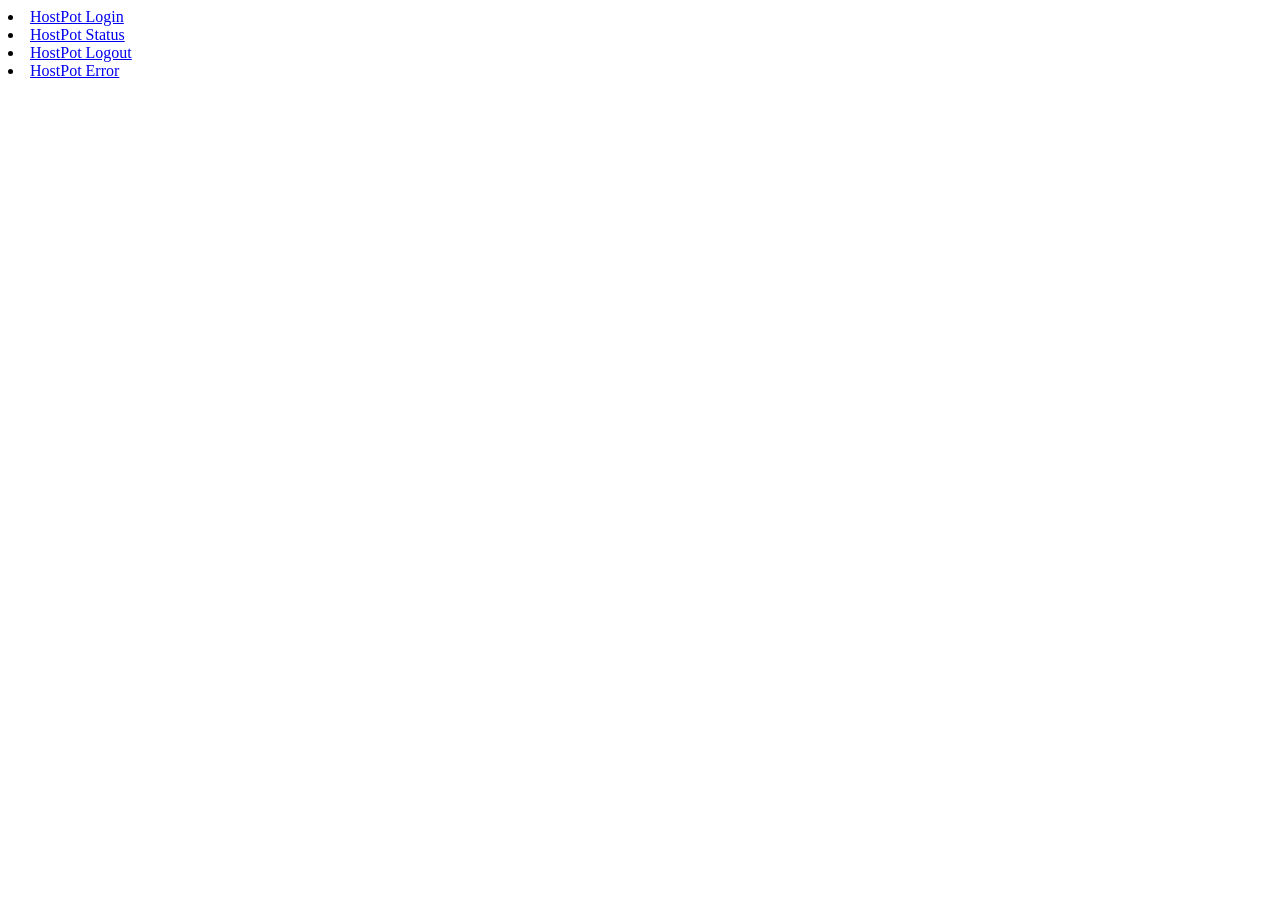
<file: index.html>
<!-- Halaman indeks sederhana untuk navigasi cepat ke semua page hotspot -->
<!DOCTYPE html>
<html lang="en">
<head>
   <meta charset="UTF-8">
   <meta name="viewport" content="width=device-width, initial-scale=1.0">
   <title>Management Page</title>
   <link rel="icon" href="img/Home.Net.png" type="image/png" />
</head>
  <!-- Daftar link debug / preview halaman hotspot -->
<body>
   <li><a href="login.html">HostPot Login</a></li>
   <li><a href="status.html">HostPot Status</a></li>
   <li><a href="logout.html">HostPot Logout</a></li>
   <li><a href="error.html">HostPot Error</a></li>
</body>
</html>
</file>
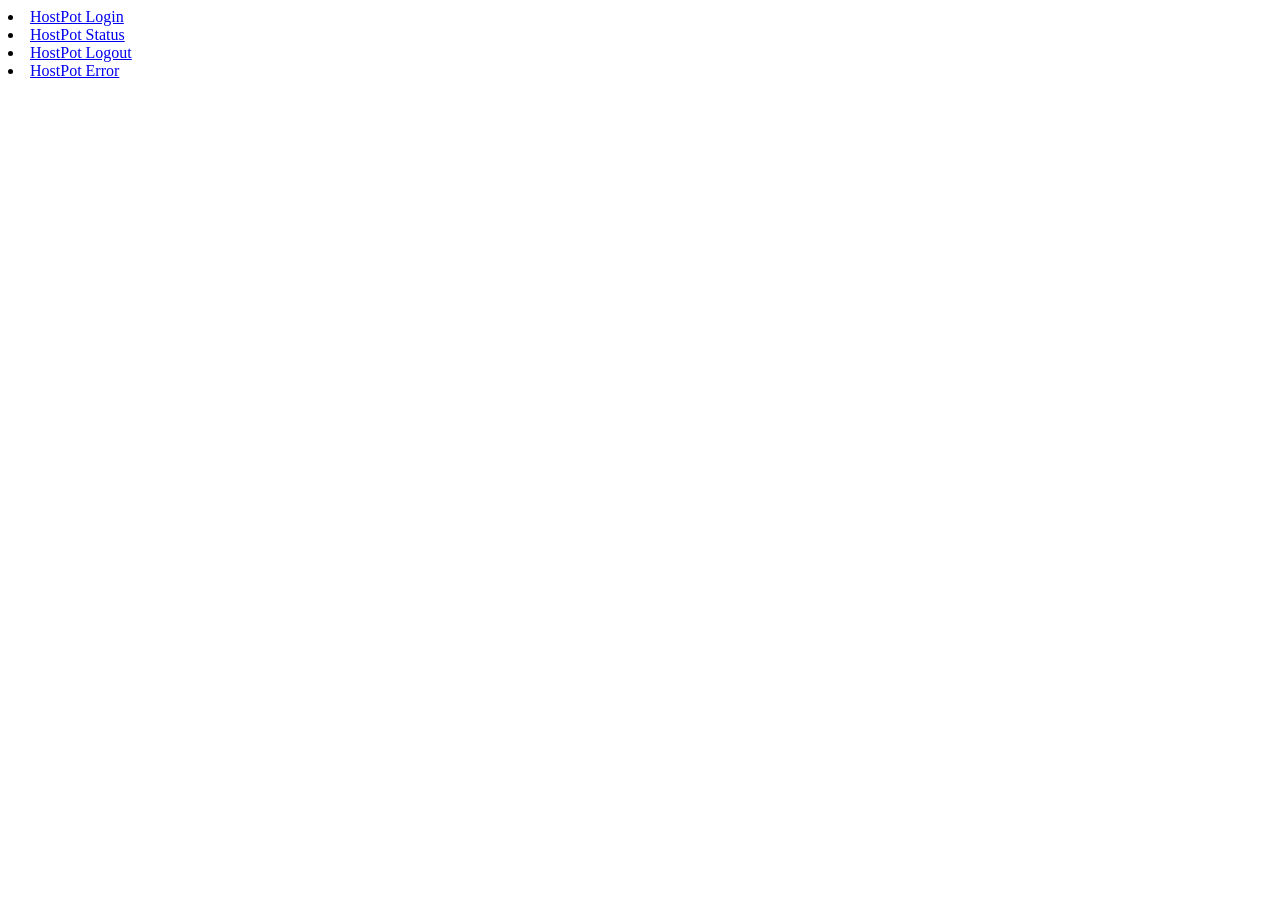
<file: Hostpot-Login/index.html>
<!-- Hostpot Login -->
 <!DOCTYPE html>
 <html lang="en">
 <head>
    <meta charset="UTF-8">
    <meta name="viewport" content="width=device-width, initial-scale=1.0">
    <title>HostPot Login</title>
 </head>
 <body>
    <li><a href="login.html">HostPot Login</a></li>
    <li><a href="status.html">HostPot Status</a></li>
    <li><a href="logout.html">HostPot Logout</a></li>
    <li><a href="error.html">HostPot Error</a></li>
 </body>
 </html>
</file>
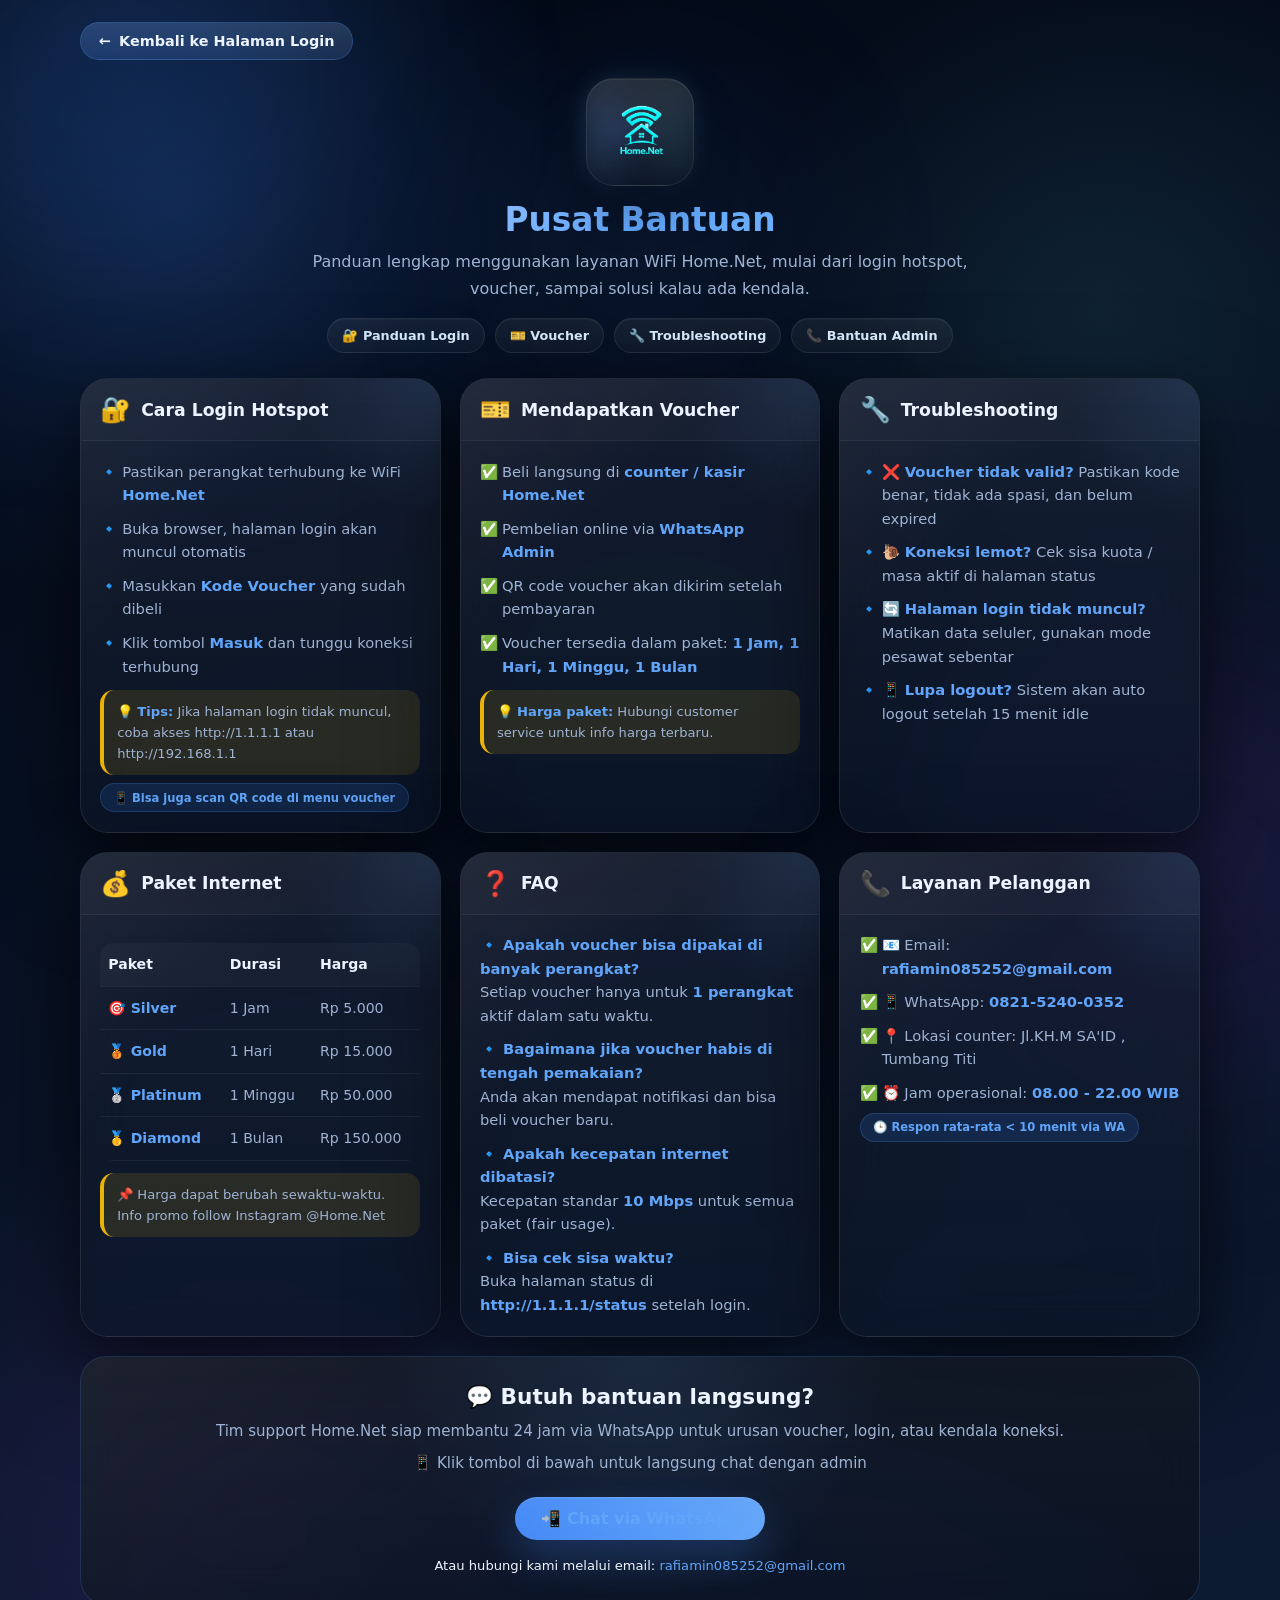
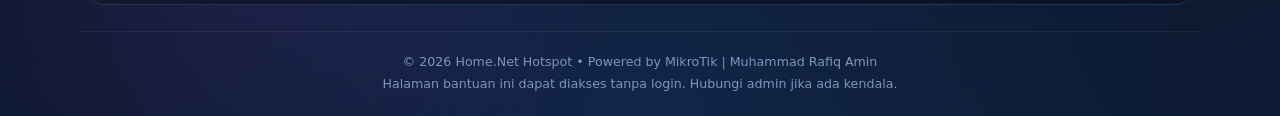
<file: help.html>
<!DOCTYPE html>
<html lang="id">
<head>
<meta charset="UTF-8" />
<meta name="viewport" content="width=device-width, initial-scale=1.0, user-scalable=yes" />
<title>Pusat Bantuan - Home.Net</title>
<link rel="icon" href="img/Home.Net.png" type="image/png" />
<link rel="stylesheet" href="css/bootstrap-icons.css">
<!-- CSS utama halaman bantuan -->
<style>
/* =========================
   PALET WARNA & VARIABEL GLOBAL
   ========================= */
:root{
  --bg:#020814;
  --bg-soft:#081224;
  --bg-deep:#0d1b34;
  --card:rgba(8,17,34,.78);
  --card-2:rgba(12,22,42,.84);
  --line:rgba(255,255,255,.08);
  --line-soft:rgba(255,255,255,.05);
  --text:#eef4ff;
  --muted:#9fb3d3;
  --muted-2:#7f94b8;
  --primary:#3b82f6;
  --primary-soft:#60a5fa;
  --primary-strong:#8fd0ff;
  --cyan:#67e8f9;
  --purple:#a855f7;
  --shadow:
    0 34px 100px rgba(0,0,0,.5),
    0 16px 40px rgba(0,0,0,.24);
  --radius:28px;
}

/* =========================
   RESET DASAR
   ========================= */
*{
  box-sizing:border-box;
  margin:0;
  padding:0;
}

html{
  -webkit-tap-highlight-color:transparent;
  scroll-behavior:smooth;
}

/* =========================
   LATAR BELAKANG HALAMAN
   ========================= */
body{
  font-family:Inter,system-ui,-apple-system,BlinkMacSystemFont,"Segoe UI",sans-serif;
  min-height:100vh;
  min-height:100dvh;
  padding:22px;
  color:var(--text);
  background:
    radial-gradient(circle at 14% 12%, rgba(59,130,246,.18), transparent 22%),
    radial-gradient(circle at 86% 18%, rgba(103,232,249,.09), transparent 20%),
    radial-gradient(circle at 18% 88%, rgba(168,85,247,.12), transparent 22%),
    radial-gradient(circle at 50% 100%, rgba(59,130,246,.12), transparent 30%),
    linear-gradient(160deg,var(--bg),var(--bg-soft) 48%,var(--bg-deep));
  overflow-x:hidden;
  position:relative;
}

body::before,
body::after{
  content:"";
  position:fixed;
  width:460px;
  height:460px;
  border-radius:50%;
  filter:blur(115px);
  pointer-events:none;
  z-index:0;
}

body::before{
  top:-160px;
  left:-120px;
  background:rgba(59,130,246,.16);
  animation:orbFloatA 14s ease-in-out infinite;
}

body::after{
  right:-140px;
  bottom:-180px;
  background:rgba(168,85,247,.10);
  animation:orbFloatB 16s ease-in-out infinite;
}

.bg-grid{
  position:fixed;
  inset:0;
  pointer-events:none;
  z-index:0;
  opacity:.16;
  background-image:
    linear-gradient(rgba(255,255,255,.04) 1px, transparent 1px),
    linear-gradient(90deg, rgba(255,255,255,.04) 1px, transparent 1px);
  background-size:32px 32px;
  mask-image:radial-gradient(circle at center, #000 35%, transparent 92%);
}

.bg-glow{
  position:fixed;
  inset:0;
  pointer-events:none;
  z-index:0;
}

.bg-glow::before,
.bg-glow::after{
  content:"";
  position:absolute;
  border-radius:50%;
}

.bg-glow::before{
  width:360px;
  height:360px;
  top:6%;
  left:50%;
  transform:translateX(-50%);
  background:radial-gradient(circle, rgba(59,130,246,.16), transparent 70%);
  filter:blur(90px);
  animation:pulseGlow 6s ease-in-out infinite;
}

.bg-glow::after{
  width:280px;
  height:280px;
  bottom:8%;
  left:50%;
  transform:translateX(-50%);
  background:radial-gradient(circle, rgba(103,232,249,.10), transparent 70%);
  filter:blur(80px);
  animation:pulseGlow 7.5s ease-in-out infinite reverse;
}

.noise{
  position:fixed;
  inset:0;
  pointer-events:none;
  z-index:0;
  opacity:.04;
  background-image:
    radial-gradient(circle at 20% 20%, rgba(255,255,255,.8) 0.6px, transparent 0.7px),
    radial-gradient(circle at 80% 40%, rgba(255,255,255,.7) 0.6px, transparent 0.7px),
    radial-gradient(circle at 40% 80%, rgba(255,255,255,.75) 0.6px, transparent 0.7px);
  background-size:120px 120px, 170px 170px, 190px 190px;
}

/* Help Page Container */
/* =========================
   WRAPPER KONTEN BANTUAN
   ========================= */
.help-wrap{
  width:min(100%, 1120px);
  margin:0 auto;
  position:relative;
  z-index:1;
  animation:fadeSlide .9s cubic-bezier(.22,1,.36,1);
}

/* Topbar */
/* =========================
   TOPBAR & TOMBOL KEMBALI
   ========================= */
.topbar{
  display:flex;
  justify-content:flex-start;
  margin-bottom:18px;
}

/* Tombol Kembali */
.back-btn{
  display:inline-flex;
  align-items:center;
  gap:8px;
  background:
    linear-gradient(180deg, rgba(255,255,255,.08), rgba(255,255,255,.02)),
    linear-gradient(135deg, rgba(59,130,246,.2), rgba(96,165,250,.12));
  border:1px solid rgba(96,165,250,.22);
  border-radius:999px;
  padding:10px 18px;
  color:var(--text);
  text-decoration:none;
  font-size:.9rem;
  font-weight:700;
  transition:transform .18s ease, box-shadow .28s ease, border-color .28s ease;
  backdrop-filter:blur(10px);
  -webkit-backdrop-filter:blur(10px);
}

.back-btn:hover{
  transform:translateY(-2px);
  box-shadow:0 10px 26px rgba(59,130,246,.18);
  border-color:rgba(96,165,250,.42);
}

/* Header Help */
/* =========================
   HEADER / HERO HALAMAN BANTUAN
   ========================= */
.help-header{
  text-align:center;
  margin-bottom:1.6rem;
}

.logo-shell{
  width:108px;
  height:108px;
  margin:0 auto 16px;
  border-radius:28px;
  position:relative;
  display:grid;
  place-items:center;
  background:
    linear-gradient(180deg, rgba(255,255,255,.1), rgba(255,255,255,.02)),
    rgba(11,18,32,.58);
  border:1px solid rgba(255,255,255,.08);
  box-shadow:
    0 22px 44px rgba(0,0,0,.28),
    inset 0 1px 0 rgba(255,255,255,.06),
    0 0 40px rgba(96,165,250,.08);
}

.logo-shell::before{
  content:"";
  position:absolute;
  inset:-1px;
  border-radius:inherit;
  background:conic-gradient(from 180deg, rgba(96,165,250,0), rgba(96,165,250,.36), rgba(255,255,255,.08), rgba(103,232,249,.16), rgba(96,165,250,0));
  filter:blur(10px);
  opacity:.55;
  animation:spinAura 8s linear infinite;
}

.logo{
  width:74px;
  height:74px;
  display:block;
  object-fit:contain;
  position:relative;
  z-index:1;
  filter:drop-shadow(0 10px 18px rgba(59,130,246,.18));
  animation:
    logoFloat 4.2s ease-in-out infinite,
    logoGlow 2.8s ease-in-out infinite alternate;
}

.help-header h1{
  font-size:2.05rem;
  line-height:1.15;
  background:linear-gradient(135deg, #eef4ff, #60a5fa, #8fd0ff);
  background-clip:text;
  -webkit-background-clip:text;
  color:transparent;
  margin-bottom:.5rem;
  font-weight:900;
}

.help-header p{
  color:var(--muted);
  font-size:1rem;
  max-width:720px;
  margin:0 auto;
  line-height:1.72;
}

.header-chips{
  display:flex;
  flex-wrap:wrap;
  justify-content:center;
  gap:10px;
  margin-top:15px;
}

.header-chip{
  display:inline-flex;
  align-items:center;
  gap:8px;
  padding:9px 14px;
  border-radius:999px;
  font-size:.8rem;
  font-weight:700;
  color:#d9ecff;
  border:1px solid rgba(255,255,255,.08);
  background:
    linear-gradient(180deg, rgba(255,255,255,.04), rgba(255,255,255,.015)),
    rgba(255,255,255,.02);
  box-shadow:inset 0 1px 0 rgba(255,255,255,.04);
}

/* Card Grid */
/* =========================
   GRID KARTU INFORMASI
   ========================= */
.help-grid{
  display:grid;
  grid-template-columns:repeat(3, minmax(0, 1fr));
  gap:1.2rem;
  margin-bottom:1.2rem;
}

.card{
  position:relative;
  background:
    linear-gradient(180deg, rgba(255,255,255,.05), rgba(255,255,255,.015)),
    var(--card);
  backdrop-filter:blur(24px) saturate(155%);
  -webkit-backdrop-filter:blur(24px) saturate(155%);
  border:1px solid rgba(255,255,255,.09);
  border-radius:var(--radius);
  box-shadow:var(--shadow);
  overflow:hidden;
  transition:transform .2s ease, box-shadow .2s ease;
  height:100%;
  display:flex;
  flex-direction:column;
}

.card::before{
  content:"";
  position:absolute;
  inset:0;
  background:
    linear-gradient(135deg, rgba(255,255,255,.05), transparent 34%),
    radial-gradient(circle at top right, rgba(96,165,250,.12), transparent 24%);
  pointer-events:none;
}

.card:hover{
  transform:translateY(-4px);
  box-shadow:
    0 24px 36px rgba(0,0,0,.28),
    0 0 18px rgba(59,130,246,.07);
}

.card-header{
  background:rgba(255,255,255,.02);
  padding:1rem 1.2rem;
  border-bottom:1px solid rgba(255,255,255,.06);
  display:flex;
  align-items:center;
  gap:10px;
  position:relative;
  z-index:1;
}

.card-header span{
  font-size:1.55rem;
  flex:0 0 auto;
}

.card-header h2{
  font-size:1.08rem;
  font-weight:800;
  color:var(--text);
  line-height:1.3;
}

.card-body{
  position:relative;
  z-index:1;
  padding:1.15rem 1.2rem 1.2rem;
  color:var(--muted);
  line-height:1.6;
  font-size:.92rem;
  flex:1;
}

.card-body p{
  margin-bottom:10px;
}

.card-body p:last-child{
  margin-bottom:0;
}

.card-body strong{
  color:var(--primary-soft);
}

.step-list, .info-list{
  list-style:none;
}

.step-list li, .info-list li{
  margin-bottom:10px;
  padding-left:22px;
  position:relative;
}

.step-list li:last-child,
.info-list li:last-child{
  margin-bottom:0;
}

.step-list li::before{
  content:"🔹";
  position:absolute;
  left:0;
  color:var(--primary-soft);
}

.info-list li::before{
  content:"✅";
  position:absolute;
  left:0;
}

.badge{
  display:inline-block;
  background:rgba(59,130,246,.15);
  padding:.28rem .8rem;
  border-radius:30px;
  font-size:.72rem;
  font-weight:700;
  color:var(--primary-soft);
  border:1px solid rgba(96,165,250,.2);
  margin-top:8px;
}

.alert-note{
  background:rgba(234,179,8,.12);
  border-left:4px solid #eab308;
  padding:11px 13px;
  border-radius:14px;
  font-size:.82rem;
  margin-top:12px;
  color:var(--muted);
  line-height:1.6;
}

/* =========================
   TABEL INFORMASI BANTUAN
   ========================= */
table{
  width:100%;
  border-collapse:collapse;
  margin-top:10px;
  border-radius:14px;
  overflow:hidden;
}

th, td{
  text-align:left;
  padding:10px 8px;
  border-bottom:1px solid rgba(255,255,255,.06);
  color:var(--muted);
  font-size:.88rem;
}

th{
  background:rgba(255,255,255,.03);
  font-weight:700;
  color:var(--text);
}

tbody tr:hover{
  background:rgba(255,255,255,.02);
}

/* Contact Section */
.contact-section{
  position:relative;
  background:
    linear-gradient(180deg, rgba(255,255,255,.04), rgba(255,255,255,.01)),
    rgba(8,14,26,.7);
  backdrop-filter:blur(20px);
  -webkit-backdrop-filter:blur(20px);
  border:1px solid rgba(96,165,250,.2);
  border-radius:26px;
  padding:1.7rem 1.5rem;
  margin-top:.4rem;
  text-align:center;
  overflow:hidden;
}

.contact-section::before{
  content:"";
  position:absolute;
  inset:0;
  background:
    radial-gradient(circle at top center, rgba(96,165,250,.12), transparent 40%),
    linear-gradient(135deg, rgba(255,255,255,.04), transparent 40%);
  pointer-events:none;
}

.contact-section h3{
  position:relative;
  z-index:1;
  font-size:1.35rem;
  margin-bottom:10px;
  color:var(--text);
  font-weight:900;
}

.contact-section p{
  position:relative;
  z-index:1;
  color:var(--muted);
  margin-bottom:7px;
  line-height:1.65;
  font-size:.94rem;
}

.contact-section a{
  color:var(--primary-soft);
  text-decoration:none;
}

.contact-section a:hover{
  text-decoration:underline;
  color:var(--primary-strong);
}

.btn-help{
  display:inline-flex;
  align-items:center;
  justify-content:center;
  gap:8px;
  background:
    linear-gradient(180deg, rgba(255,255,255,.08), rgba(255,255,255,.02)),
    linear-gradient(135deg,var(--primary),var(--primary-soft));
  border:none;
  padding:12px 26px;
  border-radius:999px;
  color:#fff;
  font-weight:800;
  cursor:pointer;
  margin-top:14px;
  transition:transform .18s ease, box-shadow .25s ease, filter .25s ease;
  text-decoration:none;
  box-shadow:
    0 18px 38px rgba(59,130,246,.25),
    inset 0 1px 0 rgba(255,255,255,.12);
}

.btn-help:hover{
  transform:translateY(-2px);
  box-shadow:0 18px 38px rgba(59,130,246,.3);
  filter:saturate(1.05);
}

.contact-links{
  position:relative;
  z-index:1;
  margin-top:.95rem;
  font-size:.82rem;
  line-height:1.7;
}

/* Footer */
.footer-note{
  text-align:center;
  margin-top:1.6rem;
  padding-top:1.2rem;
  border-top:1px solid rgba(255,255,255,.06);
  color:var(--muted-2);
  font-size:.79rem;
  line-height:1.7;
}

/* Animations */
@keyframes fadeSlide{
  from{
    opacity:0;
    transform:translateY(26px) scale(.985);
  }
  to{
    opacity:1;
    transform:translateY(0) scale(1);
  }
}

@keyframes pulseGlow{
  0%,100%{
    transform:translateX(-50%) scale(1);
    opacity:.82;
  }
  50%{
    transform:translateX(-50%) scale(1.08);
    opacity:1;
  }
}

@keyframes spinAura{
  to{ transform:rotate(360deg); }
}

/* =========================
   ANIMASI DEKORATIF
   ========================= */
@keyframes orbFloatA{
  0%,100%{ transform:translate(0,0) scale(1); }
  50%{ transform:translate(24px,18px) scale(1.08); }
}

@keyframes orbFloatB{
  0%,100%{ transform:translate(0,0) scale(1); }
  50%{ transform:translate(-20px,-14px) scale(1.06); }
}

@keyframes logoFloat{
  0%,100%{
    transform:translateY(0) scale(1) rotate(0deg);
  }
  25%{
    transform:translateY(-5px) scale(1.02) rotate(-1.5deg);
  }
  50%{
    transform:translateY(-9px) scale(1.035) rotate(0deg);
  }
  75%{
    transform:translateY(-5px) scale(1.02) rotate(1.5deg);
  }
}

@keyframes logoGlow{
  0%{
    filter:drop-shadow(0 0 0 rgba(96,165,250,.0));
  }
  100%{
    filter:drop-shadow(0 0 16px rgba(96,165,250,.46));
  }
}

/* Desktop medium */
@media (max-width:1024px){
  .help-wrap{
    width:min(100%, 980px);
  }

  .help-grid{
    grid-template-columns:repeat(2, minmax(0, 1fr));
  }
}

/* Responsive */
@media (max-width:768px){
  body{
    padding:14px;
  }

  .help-grid{
    grid-template-columns:1fr;
    gap:1.2rem;
  }

  .help-header h1{
    font-size:1.7rem;
  }

  .help-header p{
    font-size:.93rem;
  }

  .card-header h2{
    font-size:1.08rem;
  }

  .card-header span{
    font-size:1.5rem;
  }

  .card-body{
    padding:1.2rem;
    font-size:.9rem;
  }

  .contact-section{
    padding:1.5rem;
  }

  .contact-section h3{
    font-size:1.2rem;
  }

  th, td{
    font-size:.8rem;
    padding:8px 4px;
  }
}

@media (max-width:480px){
  .logo-shell{
    width:86px;
    height:86px;
  }

  .logo{
    width:58px;
    height:58px;
  }

  .back-btn{
    padding:8px 15px;
    font-size:.8rem;
  }

  .header-chips{
    gap:8px;
  }

  .header-chip{
    font-size:.75rem;
    padding:8px 12px;
  }

  table{
    display:block;
    overflow-x:auto;
  }
}
</style>
</head>
  <!-- Layer dekorasi background -->
<body>
<div class="bg-grid"></div>
<div class="bg-glow"></div>
<div class="noise"></div>

  <!-- Kontainer utama isi bantuan -->
<div class="help-wrap">
  <div class="topbar">
    <a href="login.html" class="back-btn">
      <span>←</span> Kembali ke Halaman Login
    </a>
  </div>

  <div class="help-header">
    <div class="logo-shell">
      <img class="logo" src="img/Home.Net.png" alt="Home.Net">
    </div>
    <h1>Pusat Bantuan</h1>
    <p>Panduan lengkap menggunakan layanan WiFi Home.Net, mulai dari login hotspot, voucher, sampai solusi kalau ada kendala.</p>

    <div class="header-chips">
      <div class="header-chip">🔐 Panduan Login</div>
      <div class="header-chip">🎫 Voucher</div>
      <div class="header-chip">🔧 Troubleshooting</div>
      <div class="header-chip">📞 Bantuan Admin</div>
    </div>
  </div>

  <div class="help-grid">
    <div class="card">
      <div class="card-header">
        <span>🔐</span>
        <h2>Cara Login Hotspot</h2>
      </div>
      <div class="card-body">
        <ul class="step-list">
          <li>Pastikan perangkat terhubung ke WiFi <strong>Home.Net</strong></li>
          <li>Buka browser, halaman login akan muncul otomatis</li>
          <li>Masukkan <strong>Kode Voucher</strong> yang sudah dibeli</li>
          <li>Klik tombol <strong>Masuk</strong> dan tunggu koneksi terhubung</li>
        </ul>
        <div class="alert-note">
          💡 <strong>Tips:</strong> Jika halaman login tidak muncul, coba akses http://1.1.1.1 atau http://192.168.1.1
        </div>
        <div class="badge">📱 Bisa juga scan QR code di menu voucher</div>
      </div>
    </div>

    <div class="card">
      <div class="card-header">
        <span>🎫</span>
        <h2>Mendapatkan Voucher</h2>
      </div>
      <div class="card-body">
        <ul class="info-list">
          <li>Beli langsung di <strong>counter / kasir Home.Net</strong></li>
          <li>Pembelian online via <strong>WhatsApp Admin</strong></li>
          <li>QR code voucher akan dikirim setelah pembayaran</li>
          <li>Voucher tersedia dalam paket: <strong>1 Jam, 1 Hari, 1 Minggu, 1 Bulan</strong></li>
        </ul>
        <div class="alert-note">
          💡 <strong>Harga paket:</strong> Hubungi customer service untuk info harga terbaru.
        </div>
      </div>
    </div>

    <div class="card">
      <div class="card-header">
        <span>🔧</span>
        <h2>Troubleshooting</h2>
      </div>
      <div class="card-body">
        <ul class="step-list">
          <li><strong>❌ Voucher tidak valid?</strong> Pastikan kode benar, tidak ada spasi, dan belum expired</li>
          <li><strong>🐌 Koneksi lemot?</strong> Cek sisa kuota / masa aktif di halaman status</li>
          <li><strong>🔄 Halaman login tidak muncul?</strong> Matikan data seluler, gunakan mode pesawat sebentar</li>
          <li><strong>📱 Lupa logout?</strong> Sistem akan auto logout setelah 15 menit idle</li>
        </ul>
      </div>
    </div>
  </div>

  <div class="help-grid">
    <div class="card">
      <div class="card-header">
        <span>💰</span>
        <h2>Paket Internet</h2>
      </div>
      <div class="card-body">
        <table>
          <thead>
            <tr><th>Paket</th><th>Durasi</th><th>Harga</th></tr>
          </thead>
          <tbody>
            <tr><td>🎯 <strong>Silver</strong></td><td>1 Jam</td><td>Rp 5.000</td></tr>
            <tr><td>🥉 <strong>Gold</strong></td><td>1 Hari</td><td>Rp 15.000</td></tr>
            <tr><td>🥈 <strong>Platinum</strong></td><td>1 Minggu</td><td>Rp 50.000</td></tr>
            <tr><td>🥇 <strong>Diamond</strong></td><td>1 Bulan</td><td>Rp 150.000</td></tr>
          </tbody>
        </table>
        <div class="alert-note">
          📌 Harga dapat berubah sewaktu-waktu. Info promo follow Instagram @Home.Net
        </div>
      </div>
    </div>

    <div class="card">
      <div class="card-header">
        <span>❓</span>
        <h2>FAQ</h2>
      </div>
      <div class="card-body">
        <p><strong>🔹 Apakah voucher bisa dipakai di banyak perangkat?</strong><br>
        Setiap voucher hanya untuk <strong>1 perangkat</strong> aktif dalam satu waktu.</p>
        <p><strong>🔹 Bagaimana jika voucher habis di tengah pemakaian?</strong><br>
        Anda akan mendapat notifikasi dan bisa beli voucher baru.</p>
        <p><strong>🔹 Apakah kecepatan internet dibatasi?</strong><br>
        Kecepatan standar <strong>10 Mbps</strong> untuk semua paket (fair usage).</p>
        <p><strong>🔹 Bisa cek sisa waktu?</strong><br>
        Buka halaman status di <strong>http://1.1.1.1/status</strong> setelah login.</p>
      </div>
    </div>

    <div class="card">
      <div class="card-header">
        <span>📞</span>
        <h2>Layanan Pelanggan</h2>
      </div>
      <div class="card-body">
        <ul class="info-list">
          <li>📧 Email: <strong>rafiamin085252@gmail.com</strong></li>
          <li>📱 WhatsApp: <strong>0821-5240-0352</strong></li>
          <li>📍 Lokasi counter: Jl.KH.M SA'ID , Tumbang Titi</li>
          <li>⏰ Jam operasional: <strong>08.00 - 22.00 WIB</strong></li>
        </ul>
        <div class="badge">🕒 Respon rata-rata &lt; 10 menit via WA</div>
      </div>
    </div>
  </div>

  <div class="contact-section">
    <h3>💬 Butuh bantuan langsung?</h3>
    <p>Tim support Home.Net siap membantu 24 jam via WhatsApp untuk urusan voucher, login, atau kendala koneksi.</p>
    <p>📱 Klik tombol di bawah untuk langsung chat dengan admin</p>
    <a href="https://wa.me/6282152400352?text=Halo%20Home.Net,%20saya%20butuh%20bantuan%20voucher" class="btn-help">
      📲 Chat via WhatsApp
    </a>
    <div class="contact-links">
      Atau hubungi kami melalui email: <a href="mailto:rafiamin085252@gmail.com">rafiamin085252@gmail.com</a>
    </div>
  </div>

  <div class="footer-note">
    © 2026 Home.Net Hotspot • Powered by MikroTik | Muhammad Rafiq Amin<br>
    Halaman bantuan ini dapat diakses tanpa login. Hubungi admin jika ada kendala.
  </div>
</div>

  <!-- Script interaksi ringan untuk efek hover kartu -->
<script>
// Ambil semua kartu bantuan untuk diberi efek tilt saat pointer bergerak
const cards = document.querySelectorAll('.card');
// Hormati preferensi user yang menonaktifkan animasi berlebih
const reduceMotion = window.matchMedia('(prefers-reduced-motion: reduce)').matches;

if (!reduceMotion && window.innerWidth > 768) {
  cards.forEach(card => {
    card.addEventListener('mousemove', (e) => {
      const rect = card.getBoundingClientRect();
      const x = e.clientX - rect.left;
      const y = e.clientY - rect.top;
      const px = x / rect.width;
      const py = y / rect.height;
      const ry = (px - 0.5) * 4;
      const rx = (0.5 - py) * 4;
      card.style.transform = `perspective(1000px) rotateX(${rx}deg) rotateY(${ry}deg) translateY(-4px)`;
    });

    card.addEventListener('mouseleave', () => {
      card.style.transform = '';
    });
  });
}
</script>
</body>
</html>
</file>
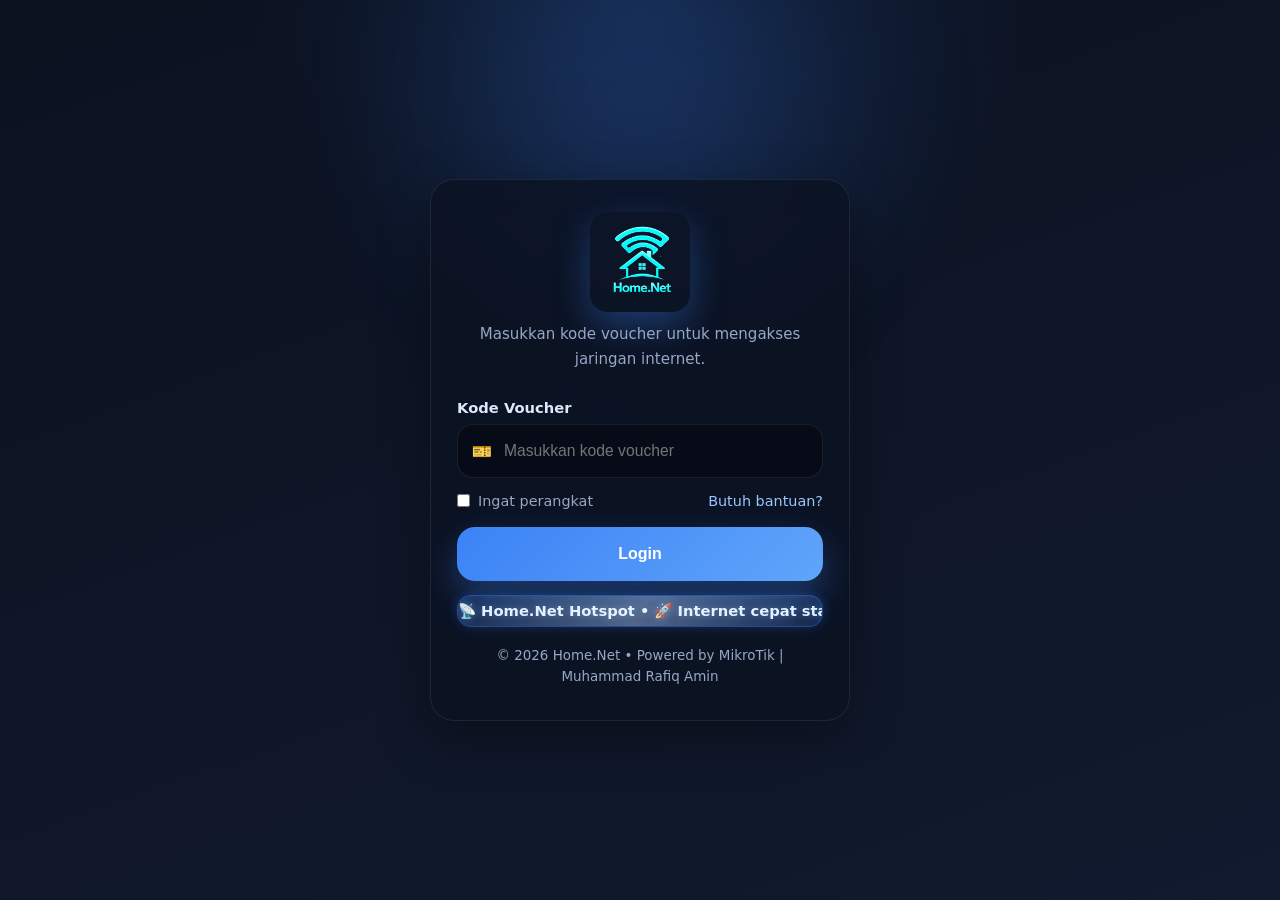
<file: Hostpot-Login/login.html>
<!DOCTYPE html>
<html lang="id">
<head>
<meta charset="UTF-8" />
<meta name="viewport" content="width=device-width, initial-scale=1.0" />
<title>Login Hotspot</title>
<link rel="icon" href="img/Home.Net.png" type="image/png" />
<style>
:root{
  --bg:#0b1220;
  --bg-soft:#111a2e;
  --card:rgba(12,19,35,.82);
  --line:rgba(255,255,255,.08);
  --text:#eef4ff;
  --muted:#96a8c5;
  --primary:#3b82f6;
  --primary-soft:#60a5fa;
  --shadow:0 18px 50px rgba(0,0,0,.35);
  --radius:24px;
}

*{
  box-sizing:border-box;
  margin:0;
  padding:0;
}

body{
  font-family:Inter,system-ui,-apple-system,BlinkMacSystemFont,"Segoe UI",sans-serif;
  min-height:100vh;
  min-height:100dvh;
  display:grid;
  place-items:center;
  padding:20px;
  color:var(--text);
  background:
    radial-gradient(circle at top, rgba(59,130,246,.15), transparent 35%),
    linear-gradient(160deg,var(--bg),var(--bg-soft));
  overflow:hidden;
}

.bg-glow{
  position:fixed;
  inset:0;
  pointer-events:none;
}

.bg-glow::before{
  content:"";
  position:absolute;
  width:320px;
  height:320px;
  border-radius:50%;
  background:rgba(59,130,246,.18);
  filter:blur(90px);
  top:-60px;
  left:50%;
  transform:translateX(-50%);
  animation:pulseGlow 5s ease-in-out infinite;
}

.login-wrap{
  width:100%;
  max-width:420px;
  animation:fadeSlide .8s cubic-bezier(.22,1,.36,1);
}

.login-card{
  background:var(--card);
  backdrop-filter:blur(18px);
  -webkit-backdrop-filter:blur(18px);
  border:1px solid var(--line);
  border-radius:var(--radius);
  box-shadow:var(--shadow);
  padding:32px 26px;
}

.brand{
  text-align:center;
  margin-bottom:28px;
}

.logo{
  width:100px;
  height:100px;
  margin:0 auto 10px;
  border-radius:18px;
  display:grid;
  place-items:center;
  font-weight:800;
  color:#fff;
  background:linear-gradient(150deg,);
  box-shadow:0 14px 35px rgba(59,130,246,.35);
}

.brand h1{
  font-size:1.45rem;
  font-weight:800;
  letter-spacing:-.02em;
}

.brand p{
  margin-top:8px;
  color:var(--muted);
  font-size:.94rem;
  line-height:1.6;
}

.form-group{
  margin-bottom:15px;
}

.form-group label{
  display:block;
  margin-bottom:8px;
  font-size:.92rem;
  font-weight:600;
  color:#dce8fb;
}

.input-box{
  position:relative;
}

.input-box span{
  position:absolute;
  left:15px;
  top:50%;
  transform:translateY(-50%);
  color:#89b4f8;
  pointer-events:none;
  transition:.25s ease;
  font-size:1rem;
}

.input-box input{
  width:100%;
  height:54px;
  border:1px solid rgba(255,255,255,.08);
  outline:none;
  border-radius:16px;
  background:rgba(7,12,24,.88);
  color:#fff;
  padding:0 16px 0 46px;
  font-size:.98rem;
  transition:.25s ease;
}

.input-box input:focus{
  border-color:rgba(96,165,250,.88);
  box-shadow:
    0 0 0 4px rgba(59,130,246,.14),
    0 0 22px rgba(59,130,246,.12);
  transform:translateY(-1px);
}

.input-box input:focus + .input-glow{
  opacity:1;
  transform:scale(1);
}

.input-box input:focus ~ span{
  color:#b9d9ff;
  text-shadow:0 0 12px rgba(96,165,250,.35);
}

.input-glow{
  position:absolute;
  inset:-2px;
  border-radius:18px;
  pointer-events:none;
  opacity:0;
  transform:scale(.98);
  transition:.25s ease;
  box-shadow:0 0 24px rgba(59,130,246,.18);
}

.actions{
  display:flex;
  justify-content:space-between;
  align-items:center;
  margin:8px 0 18px;
  gap:12px;
  flex-wrap:wrap;
}

.remember{
  display:inline-flex;
  align-items:center;
  gap:8px;
  font-size:.9rem;
  color:var(--muted);
}

.remember input{
  accent-color:var(--primary);
}

.help-link{
  text-decoration:none;
  font-size:.9rem;
  color:#9ac6ff;
}

.help-link:hover{
  text-decoration:underline;
}

.login-btn{
  width:100%;
  height:54px;
  border:0;
  border-radius:18px;
  cursor:pointer;
  color:#fff;
  font-size:1rem;
  font-weight:800;
  background:linear-gradient(135deg,var(--primary),var(--primary-soft));
  box-shadow:0 16px 35px rgba(59,130,246,.35);
  transition:transform .18s ease, box-shadow .25s ease, filter .25s ease;
  position:relative;
  overflow:hidden;
}

.login-btn::before{
  content:"";
  position:absolute;
  inset:0;
  background:linear-gradient(115deg, transparent 20%, rgba(255,255,255,.28) 45%, transparent 70%);
  transform:translateX(-130%);
}

.login-btn:hover{
  transform:translateY(-2px);
  box-shadow:0 18px 40px rgba(59,130,246,.42);
  filter:saturate(1.08);
}

.login-btn:hover::before{
  animation:shine .8s ease;
}

.login-btn:active{
  transform:scale(.985);
}

.status-box{
  margin-top:14px;
  padding:13px 15px;
  border-radius:14px;
  font-size:.9rem;
  display:none;
  color:#cfe5ff;
  background:rgba(59,130,246,.12);
  border:1px solid rgba(59,130,246,.2);
  animation:fadeUp .3s ease;
}

.status-box.show{
  display:block;
}

.footer-note{
  margin-top:18px;
  text-align:center;
  color:var(--muted);
  font-size:.84rem;
  line-height:1.6;
}

/* loading */
#loadingBox{
  position:fixed;
  inset:0;
  display:flex;
  align-items:center;
  justify-content:center;
  z-index:999;
  opacity:0;
  pointer-events:none;
  transition:.3s;
}

#loadingBox.show{
  opacity:1;
  pointer-events:auto;
}

.loading-bg{
  position:absolute;
  inset:0;
  background:
    radial-gradient(circle at top, rgba(59,130,246,.2), transparent),
    radial-gradient(circle at bottom, rgba(59,130,246,.1), transparent),
    linear-gradient(180deg,#0b1220,#111a2e);
  background-size:200% 200%;
  animation:bgmove 10s ease infinite;
}

.loading-card{
  position:relative;
  width:min(92vw, 360px);
  background:rgba(12,19,35,.85);
  padding:30px 24px;
  border-radius:22px;
  backdrop-filter:blur(18px);
  -webkit-backdrop-filter:blur(18px);
  border:1px solid rgba(255,255,255,.08);
  text-align:center;
  box-shadow:0 20px 60px rgba(0,0,0,.4);
}

.loading-logo{
  width:80px;
  height:80px;
  margin:0 auto 12px;
  border-radius:16px;
  display:flex;
  align-items:center;
  justify-content:center;
  font-weight:800;
  color:#fff;
  background:linear-gradient(150deg,);
  box-shadow:0 12px 26px rgba(59,130,246,.28);
}

.spinner{
  width:40px;
  height:40px;
  border:4px solid rgba(255,255,255,.2);
  border-top:4px solid #3b82f6;
  border-radius:50%;
  animation:spin 1s linear infinite;
  margin:0 auto;
}

.loading-text{
  margin-top:12px;
  font-weight:700;
}

.loading-subtext{
  margin-top:6px;
  font-size:.9rem;
  color:#a9bfdc;
}

.progress-wrap{
  margin-top:18px;
  width:100%;
  height:10px;
  border-radius:999px;
  background:rgba(255,255,255,.08);
  overflow:hidden;
  border:1px solid rgba(255,255,255,.05);
}

.progress-bar{
  width:0%;
  height:100%;
  border-radius:999px;
  background:linear-gradient(135deg,#3b82f6,#60a5fa);
  box-shadow:0 0 18px rgba(59,130,246,.4);
  transition:width .25s linear;
}

@keyframes fadeSlide{
  from{
    opacity:0;
    transform:translateY(24px) scale(.98);
  }
  to{
    opacity:1;
    transform:translateY(0) scale(1);
  }
}

@keyframes pulseGlow{
  0%,100%{
    transform:translateX(-50%) scale(1);
    opacity:.8;
  }
  50%{
    transform:translateX(-50%) scale(1.08);
    opacity:1;
  }
}

@keyframes bgmove{
  0%{background-position:0% 0%;}
  50%{background-position:100% 100%;}
  100%{background-position:0% 0%;}
}

@keyframes shine{
  to{
    transform:translateX(130%);
  }
}

@keyframes spin{
  0%{transform:rotate(0)}
  100%{transform:rotate(360deg)}
}

@keyframes fadeUp{
  from{
    opacity:0;
    transform:translateY(8px);
  }
  to{
    opacity:1;
    transform:translateY(0);
  }
}

.running-text{
  margin-top:10px;
  width:100%;
  overflow:hidden;
  border-radius:10px;
  border:1px solid rgba(59,130,246,.4);
  background:linear-gradient(
    90deg,
    rgba(59,130,246,.15),
    rgba(59,130,246,.25),
    rgba(59,130,246,.15)
  );
  box-shadow:
    0 0 12px rgba(59,130,246,.25),
    inset 0 0 10px rgba(59,130,246,.2);
  position:relative;
}

.running-text span{
  display:inline-block;
  white-space:nowrap;
  padding:4px 0;
  font-size:.92rem;
  font-weight:700;
  color:#e0f0ff;
  text-shadow:0 0 10px rgba(96,165,250,.6);
  animation:runText 15s linear infinite;
}

@keyframes runText{
  from{ transform:translateX(100%) }
  to{ transform:translateX(-100%) }
}
/* ===== RUNNING TEXT PRO ===== */

.running-text{
  margin-top:14px;
  width:100%;
  overflow:hidden;
  border-radius:14px;
  border:1px solid rgba(59,130,246,.4);
  background:linear-gradient(
    90deg,
    rgba(59,130,246,.15),
    rgba(59,130,246,.25),
    rgba(59,130,246,.15)
  );
  box-shadow:
    0 0 12px rgba(59,130,246,.25),
    inset 0 0 10px rgba(59,130,246,.2);
  position:relative;
}

.running-text::before{
  content:"";
  position:absolute;
  inset:0;
  background:linear-gradient(
    120deg,
    transparent,
    rgba(255,255,255,.25),
    transparent
  );
  animation:shineRun 4s linear infinite;
}

.running-text span{
  display:inline-block;
  white-space:nowrap;
  padding:6px 0;
  font-size:.92rem;
  font-weight:700;
  animation:
    runText 15s linear infinite,
    colorShift 4s ease-in-out infinite;
}

@keyframes runText{
  from{ transform:translateX(100%) }
  to{ transform:translateX(-100%) }
}

@keyframes shineRun{
  from{ transform:translateX(-100%) }
  to{ transform:translateX(100%) }
}

@keyframes colorShift{
  0%{
    color:#cfe6ff;
    text-shadow:0 0 6px #3b82f6;
  }
  50%{
    color:#ffffff;
    text-shadow:0 0 10px #60a5fa;
  }
  100%{
    color:#cfe6ff;
    text-shadow:0 0 6px #3b82f6;
  }
}
</style>
</head>
<body>
<div class="bg-glow"></div>

<div class="login-wrap">
  <div class="login-card">
    <div class="brand">
      <div><img  class="logo"src="img/Home.Net.png" alt="Home.Net"></div>
      <p>Masukkan kode voucher untuk mengakses jaringan internet.</p>
    </div>

    <form id="loginForm" name="login" action="$(link-login-only)" method="post">
      <input type="hidden" name="dst" value="$(link-orig)" />
      <input type="hidden" name="popup" value="true" />
      <input type="hidden" name="username" id="realUser" />
      <input type="hidden" name="password" id="realPass" />

      <div class="form-group">
        <label for="voucher">Kode Voucher</label>
        <div class="input-box">
          <span>🎫</span>
          <input id="voucher" type="text" placeholder="Masukkan kode voucher" required />
          <div class="input-glow"></div>
        </div>
      </div>

      <div class="actions">
        <label class="remember">
          <input type="checkbox" />
          <span>Ingat perangkat</span>
        </label>
        <a href="#" class="help-link">Butuh bantuan?</a>
      </div>

      <button class="login-btn" type="button" id="loginBtn" onclick="startLogin()">Login</button>

<div class="running-text">
  <span>
  📡 Home.Net Hotspot • 🚀 Internet cepat stabil • 🎫 Gunakan voucher dengan benar • ⚠️ Jangan share kode • ❤️ Terima kasih sudah menggunakan layanan kami
  </span>
  </span>
</div>

<div class="status-box" id="statusBox">Sedang menghubungkan ke jaringan...</div>

    <div class="footer-note">
      © 2026 Home.Net • Powered by MikroTik | Muhammad Rafiq Amin
    </div>
  </div>
</div>

<div id="loadingBox">
  <div class="loading-bg"></div>

  <div class="loading-card">
    <div> <img class="loading-logo" src="img/Home.Net.png" alt="Home.Net"> </div>
    <div class="spinner"></div>
    <div class="loading-text">Menghubungkan ke jaringan...</div>
    <div class="loading-subtext">Mohon tunggu sebentar</div>

    <div class="progress-wrap">
      <div class="progress-bar" id="progressBar"></div>
    </div>
  </div>
</div>

<script>
const form = document.getElementById('loginForm');
const button = document.getElementById('loginBtn');
const statusBox = document.getElementById('statusBox');
const loadingBox = document.getElementById('loadingBox');
const progressBar = document.getElementById('progressBar');

function startLogin(){
  const voucher = document.getElementById('voucher').value.trim();

  if (!voucher) {
    document.getElementById('voucher').focus();
    return;
  }

  document.getElementById('realUser').value = voucher;
  document.getElementById('realPass').value = voucher;

  loadingBox.classList.add('show');
  button.textContent = 'Memproses...';
  statusBox.classList.add('show');

  let progress = 0;
  progressBar.style.width = '0%';

  const timer = setInterval(() => {
    progress += 10;
    progressBar.style.width = progress + '%';

    if (progress >= 100) {
      clearInterval(timer);
    }
  }, 120);

  setTimeout(function(){
    form.submit();
  }, 1200);
}
</script>

<!--
  Kalau MikroTik kamu pakai CHAP login, tambahkan script md5.js bawaan template MikroTik.
  Lalu ubah submit sesuai kebutuhan CHAP.
-->
</body>
</html>
</file>
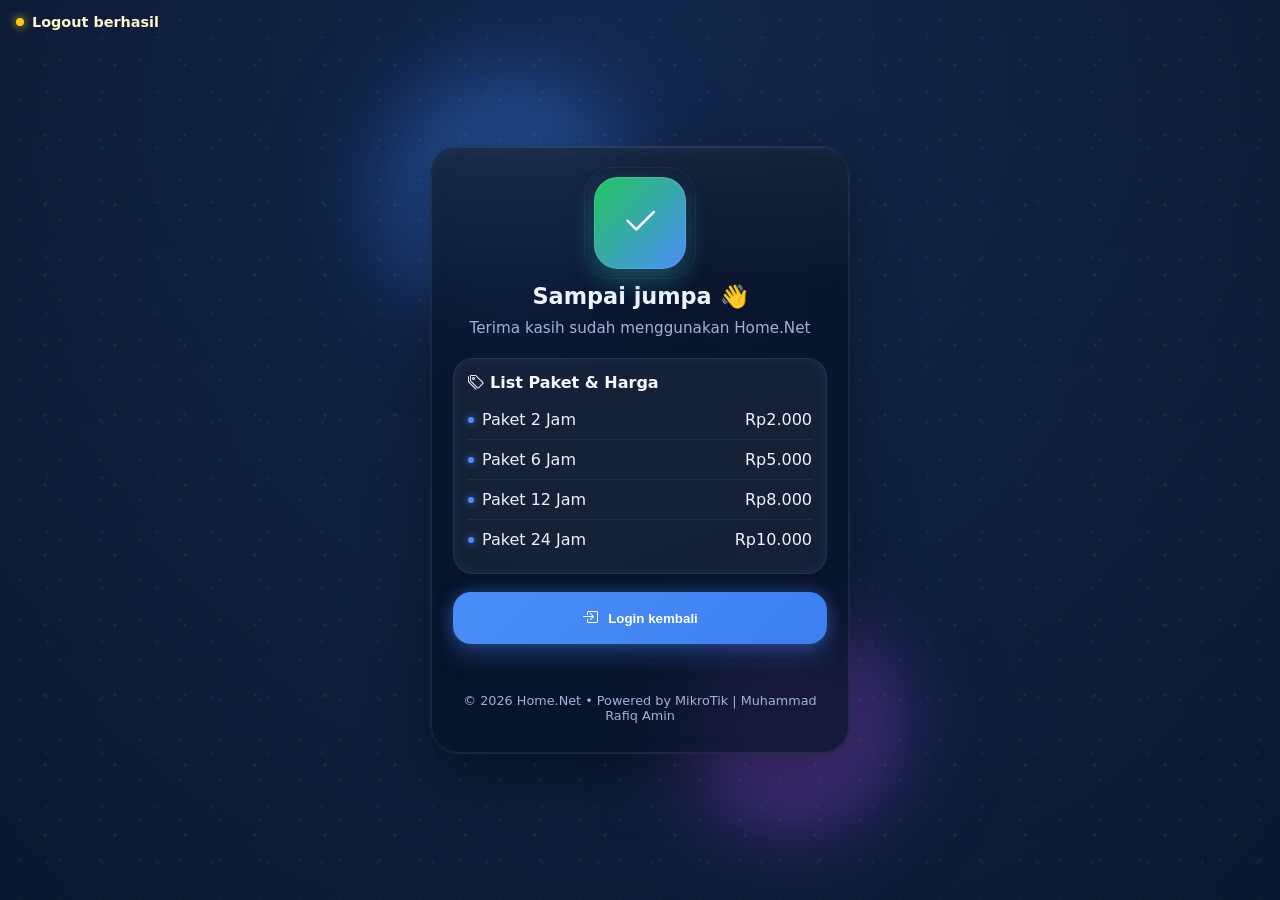
<file: Hostpot-Login/logout.html>
<!DOCTYPE html>
<html lang="id">
<head>
<meta charset="UTF-8">
<meta name="viewport" content="width=device-width, initial-scale=1.0">
<title>Logout</title>
<link rel="icon" href="img/Home.Net.png" type="image/png" />
<link rel="stylesheet" href="https://cdn.jsdelivr.net/npm/bootstrap-icons@1.11.3/font/bootstrap-icons.css">

<style>
:root{
  --bg:#071226;
  --bg2:#0a1730;
  --card:rgba(7,18,38,.74);
  --text:#eef4ff;
  --muted:#9fb3d9;
  --blue:#4b8df8;
  --blue2:#3d7ff0;
  --green:#22c55e;
  --yellow:#facc15;
  --purple:#a855f7;
  --shadow:0 20px 60px rgba(0,0,0,.35);
}

*{
  margin:0;
  padding:0;
  box-sizing:border-box;
}

body{
  font-family:Inter,system-ui,-apple-system,BlinkMacSystemFont,"Segoe UI",sans-serif;
  min-height:100vh;
  min-height:100dvh;
  background:
    radial-gradient(circle at top, rgba(78,140,255,.18), transparent),
    linear-gradient(180deg,var(--bg),var(--bg2));
  display:flex;
  align-items:center;
  justify-content:center;
  padding:20px;
  overflow:hidden;
  color:var(--text);
}

/* WRAPPER */

.wrapper{
  width:100%;
  max-width:420px;
  position:relative;
}

/* GLOW ORBIT */

.glow-orbit{
  position:absolute;
  inset:-60px;
  filter:blur(30px);
  z-index:0;
  pointer-events:none;
  animation:spin 14s linear infinite;
}

.glow-orbit::before{
  content:"";
  position:absolute;
  width:220px;
  height:220px;
  border-radius:50%;
  background:rgba(59,130,246,.35);
  top:0;
  left:5%;
  box-shadow:
    0 0 60px rgba(59,130,246,.35),
    0 0 120px rgba(59,130,246,.25);
  animation:pulse1 3s ease-in-out infinite;
}

.glow-orbit::after{
  content:"";
  position:absolute;
  width:180px;
  height:180px;
  border-radius:50%;
  background:rgba(168,85,247,.35);
  bottom:0;
  right:5%;
  box-shadow:
    0 0 60px rgba(168,85,247,.35),
    0 0 120px rgba(168,85,247,.25);
  animation:pulse2 4s ease-in-out infinite;
}

/* SCAN */

.scan-line{
  position:absolute;
  inset:0;
  z-index:0;
  overflow:hidden;
  border-radius:28px;
  pointer-events:none;
}

.scan-line::before{
  content:"";
  position:absolute;
  width:140%;
  height:2px;
  left:-20%;
  background:linear-gradient(
    90deg,
    transparent,
    #60a5fa,
    #a855f7,
    transparent
  );
  box-shadow:
    0 0 10px rgba(96,165,250,.8),
    0 0 18px rgba(168,85,247,.35);
  animation:scan 4s linear infinite;
}

/* CARD */

.card{
  position:relative;
  z-index:1;
  background:var(--card);
  border-radius:28px;
  padding:30px 22px;
  backdrop-filter:blur(18px);
  -webkit-backdrop-filter:blur(18px);
  box-shadow:var(--shadow);
  text-align:center;
  border:1px solid rgba(255,255,255,.08);
  overflow:hidden;
}

.card::before{
  content:"";
  position:absolute;
  inset:0;
  border-radius:28px;
  pointer-events:none;
  background:linear-gradient(
    180deg,
    rgba(255,255,255,.05),
    transparent 24%
  );
}

.card::after{
  content:"";
  position:absolute;
  inset:0;
  border-radius:28px;
  pointer-events:none;
  border:1px solid rgba(96,165,250,.12);
  box-shadow:
    inset 0 0 18px rgba(96,165,250,.04),
    0 0 18px rgba(96,165,250,.04);
}

/* TOP STATUS */

.top-status{
  position:fixed;
  top:14px;
  left:16px;
  display:flex;
  align-items:center;
  gap:8px;
  font-weight:700;
  font-size:.9rem;
  color:#fff8cc;
  z-index:10;
}

.dot{
  width:8px;
  height:8px;
  border-radius:50%;
  background:var(--yellow);
  box-shadow:0 0 10px var(--yellow);
  animation:blink 1s infinite;
}

/* ICON */

.logo{
  width:92px;
  height:92px;
  margin:auto;
  border-radius:24px;
  display:flex;
  align-items:center;
  justify-content:center;
  background:linear-gradient(135deg,#22c55e,#4b8df8);
  font-size:40px;
  position:relative;
  box-shadow:
    0 0 0 1px rgba(255,255,255,.12) inset,
    0 14px 30px rgba(34,197,94,.18),
    0 10px 24px rgba(75,141,248,.22);
  animation:pop .7s ease;
}

.logo::before{
  content:"";
  position:absolute;
  inset:-10px;
  border-radius:28px;
  border:1px solid rgba(255,255,255,.08);
  opacity:.65;
  animation:ringPulse 1.8s ease-out infinite;
}

.logo i{
  color:#fff;
  animation:
    checkBounce .9s ease,
    checkSpin 6s linear infinite;
  transform-origin:center;
}

/* TEXT */

h1{
  margin-top:14px;
  font-size:1.4rem;
  animation:fadeUp .7s ease;
}

.sub{
  color:var(--muted);
  font-size:.95rem;
  margin-top:6px;
  line-height:1.6;
  animation:fadeUp .9s ease;
}

/* PACKAGE */

.package-box{
  margin-top:18px;
  border-radius:20px;
  padding:14px;
  background:rgba(255,255,255,.05);
  border:1px solid rgba(255,255,255,.08);
  box-shadow:0 0 12px rgba(59,130,246,.12) inset;
  animation:fadeUp 1s ease;
}

.package-title{
  font-weight:700;
  margin-bottom:8px;
  display:flex;
  align-items:center;
  gap:6px;
  color:#f5f8ff;
}

.package-list{
  list-style:none;
}

.package-list li{
  display:flex;
  justify-content:space-between;
  align-items:center;
  gap:12px;
  padding:10px 0 10px 14px;
  border-bottom:1px solid rgba(255,255,255,.06);
  position:relative;
}

.package-list li:last-child{
  border-bottom:none;
}

.package-list li::before{
  content:"";
  position:absolute;
  left:0;
  top:50%;
  width:6px;
  height:6px;
  border-radius:50%;
  background:#4b8df8;
  box-shadow:0 0 8px #4b8df8;
  transform:translateY(-50%);
}

/* BUTTON */

.btn{
  margin-top:18px;
  height:52px;
  border:none;
  border-radius:18px;
  font-weight:800;
  width:100%;
  cursor:pointer;
  background:linear-gradient(135deg,var(--blue),var(--blue2));
  color:white;
  position:relative;
  overflow:hidden;
  box-shadow:
    0 0 16px rgba(75,141,248,.35),
    0 12px 24px rgba(61,127,240,.24);
  transition:transform .2s ease, box-shadow .25s ease, filter .25s ease;
  display:flex;
  align-items:center;
  justify-content:center;
  gap:10px;
  animation:fadeUp 1.1s ease;
}

.btn::before{
  content:"";
  position:absolute;
  inset:0;
  background:linear-gradient(
    120deg,
    transparent,
    rgba(255,255,255,.5),
    transparent
  );
  transform:translateX(-120%);
}

.btn:hover::before{
  animation:shine .7s;
}

.btn:hover{
  transform:translateY(-2px);
  filter:brightness(1.04);
}

.btn:active{
  transform:scale(.985);
}

.btn i{
  font-size:1rem;
  animation:arrowPulse 1.4s ease-in-out infinite;
}

/* MARQUEE */

.marquee{
  margin-top:16px;
  overflow:hidden;
  white-space:nowrap;
  animation:fadeUp 1.2s ease;
}

.marquee span{
  display:inline-block;
  padding-left:100%;
  animation:marquee 14s linear infinite;
  font-size:.85rem;
  color:#eaf2ff;
}

/* FOOTER */

.footer{
  margin-top:14px;
  font-size:.8rem;
  color:#9fb3d9;
  animation:fadeUp 1.3s ease;
}

/* CONFETTI */

.confetti{
  position:fixed;
  inset:0;
  pointer-events:none;
  background-image:
    radial-gradient(#22c55e 2px, transparent 2px),
    radial-gradient(#4b8df8 2px, transparent 2px),
    radial-gradient(#facc15 2px, transparent 2px);
  background-size:40px 40px, 55px 55px, 70px 70px;
  background-position:0 0, 20px 10px, 10px 30px;
  opacity:.08;
  animation:conf 10s linear infinite;
}

/* ANIM */

@keyframes spin{
  100%{transform:rotate(360deg)}
}

@keyframes pulse1{
  0%,100%{transform:scale(1);opacity:.7}
  50%{transform:scale(1.2);opacity:1}
}

@keyframes pulse2{
  0%,100%{transform:scale(1);opacity:.7}
  50%{transform:scale(1.25);opacity:1}
}

@keyframes scan{
  0%{top:-10%;opacity:0}
  15%{opacity:1}
  85%{opacity:1}
  100%{top:110%;opacity:0}
}

@keyframes blink{
  50%{opacity:.2}
}

@keyframes shine{
  100%{transform:translateX(120%)}
}

@keyframes pop{
  0%{transform:scale(.5);opacity:0}
  100%{transform:scale(1);opacity:1}
}

@keyframes conf{
  100%{background-position:0 200px, 20px 260px, 10px 180px}
}

@keyframes marquee{
  0%{transform:translateX(0)}
  100%{transform:translateX(-100%)}
}

@keyframes ringPulse{
  0%{
    transform:scale(.9);
    opacity:.0;
  }
  35%{
    opacity:.55;
  }
  100%{
    transform:scale(1.18);
    opacity:0;
  }
}

@keyframes checkBounce{
  0%{
    transform:scale(.3) rotate(-18deg);
    opacity:0;
  }
  55%{
    transform:scale(1.18) rotate(8deg);
    opacity:1;
  }
  100%{
    transform:scale(1) rotate(0);
    opacity:1;
  }
}

@keyframes checkSpin{
  0%,100%{
    transform:rotate(0deg);
  }
  50%{
    transform:rotate(8deg);
  }
}

@keyframes fadeUp{
  0%{
    opacity:0;
    transform:translateY(16px);
  }
  100%{
    opacity:1;
    transform:translateY(0);
  }
}

@keyframes arrowPulse{
  0%,100%{
    transform:translateX(0);
  }
  50%{
    transform:translateX(3px);
  }
}

/* RESPONSIVE */

@media (max-width:640px){
  body{
    padding:14px;
  }

  .card,
  .scan-line{
    border-radius:24px;
  }

  .card::before,
  .card::after{
    border-radius:24px;
  }

  .card{
    padding:24px 18px;
  }

  .logo{
    width:84px;
    height:84px;
    border-radius:22px;
    font-size:36px;
  }
}

@media (max-width:420px){
  .card,
  .scan-line{
    border-radius:22px;
  }

  .card::before,
  .card::after{
    border-radius:22px;
  }

  .card{
    padding:22px 16px;
  }

  h1{
    font-size:1.3rem;
  }

  .sub{
    font-size:.9rem;
  }

  .package-list li{
    font-size:.92rem;
  }
}
</style>
</head>
<body>

<div class="confetti"></div>

<div class="top-status">
  <div class="dot"></div>
  Logout berhasil
</div>

<div class="wrapper">
  <div class="glow-orbit"></div>
  <div class="scan-line"></div>

  <div class="card">

    <div class="logo">
      <i class="bi bi-check2"></i>
    </div>

    <h1>Sampai jumpa 👋</h1>

    <div class="sub">
      Terima kasih sudah menggunakan Home.Net
    </div>

    <div class="package-box">
      <div class="package-title">
        <i class="bi bi-tags"></i>
        List Paket & Harga
      </div>

      <ul class="package-list">
        <li>
          <span>Paket 2 Jam</span>
          <span>Rp2.000</span>
        </li>
        <li>
          <span>Paket 6 Jam</span>
          <span>Rp5.000</span>
        </li>
        <li>
          <span>Paket 12 Jam</span>
          <span>Rp8.000</span>
        </li>
        <li>
          <span>Paket 24 Jam</span>
          <span>Rp10.000</span>
        </li>
      </ul>
    </div>

    <button class="btn" id="loginBtn" onclick="goLogin()">
      <i class="bi bi-box-arrow-in-right"></i>
      <span>Login kembali</span>
    </button>

    <div class="marquee">
      <span>
        ✅ Logout berhasil • 📡 Home.Net Hotspot • 🚀 Terima kasih sudah menggunakan layanan kami • 🎫 Login lagi kapan pun kamu butuh internet
      </span>
    </div>

    <div class="footer">
      © 2026 Home.Net • Powered by MikroTik | Muhammad Rafiq Amin
    </div>

  </div>
</div>

<script>
function playTone(freq, duration, type = 'sine', volume = 0.03) {
  try {
    const AudioCtx = window.AudioContext || window.webkitAudioContext;
    if (!AudioCtx) return;

    const ctx = new AudioCtx();
    const osc = ctx.createOscillator();
    const gain = ctx.createGain();

    osc.type = type;
    osc.frequency.value = freq;
    gain.gain.value = volume;

    osc.connect(gain);
    gain.connect(ctx.destination);

    osc.start();

    gain.gain.exponentialRampToValueAtTime(0.0001, ctx.currentTime + duration / 1000);
    osc.stop(ctx.currentTime + duration / 1000 + 0.02);
  } catch (e) {}
}

function playSuccessSound() {
  try {
    const AudioCtx = window.AudioContext || window.webkitAudioContext;
    if (!AudioCtx) return;

    const ctx = new AudioCtx();

    const notes = [
      { f: 660, d: 0.10, t: 0.00 },
      { f: 880, d: 0.12, t: 0.11 },
      { f: 1046, d: 0.16, t: 0.24 }
    ];

    notes.forEach(note => {
      const osc = ctx.createOscillator();
      const gain = ctx.createGain();

      osc.type = 'sine';
      osc.frequency.value = note.f;
      gain.gain.value = 0.001;

      osc.connect(gain);
      gain.connect(ctx.destination);

      const start = ctx.currentTime + note.t;
      osc.start(start);
      gain.gain.exponentialRampToValueAtTime(0.035, start + 0.01);
      gain.gain.exponentialRampToValueAtTime(0.0001, start + note.d);
      osc.stop(start + note.d + 0.02);
    });
  } catch (e) {}
}

function goLogin() {
  playTone(720, 120, 'triangle', 0.035);
  setTimeout(() => {
    location.href = '$(link-login)';
  }, 120);
}

window.addEventListener('load', () => {
  setTimeout(() => {
    playSuccessSound();
  }, 250);
});
</script>

</body>
</html>
</file>
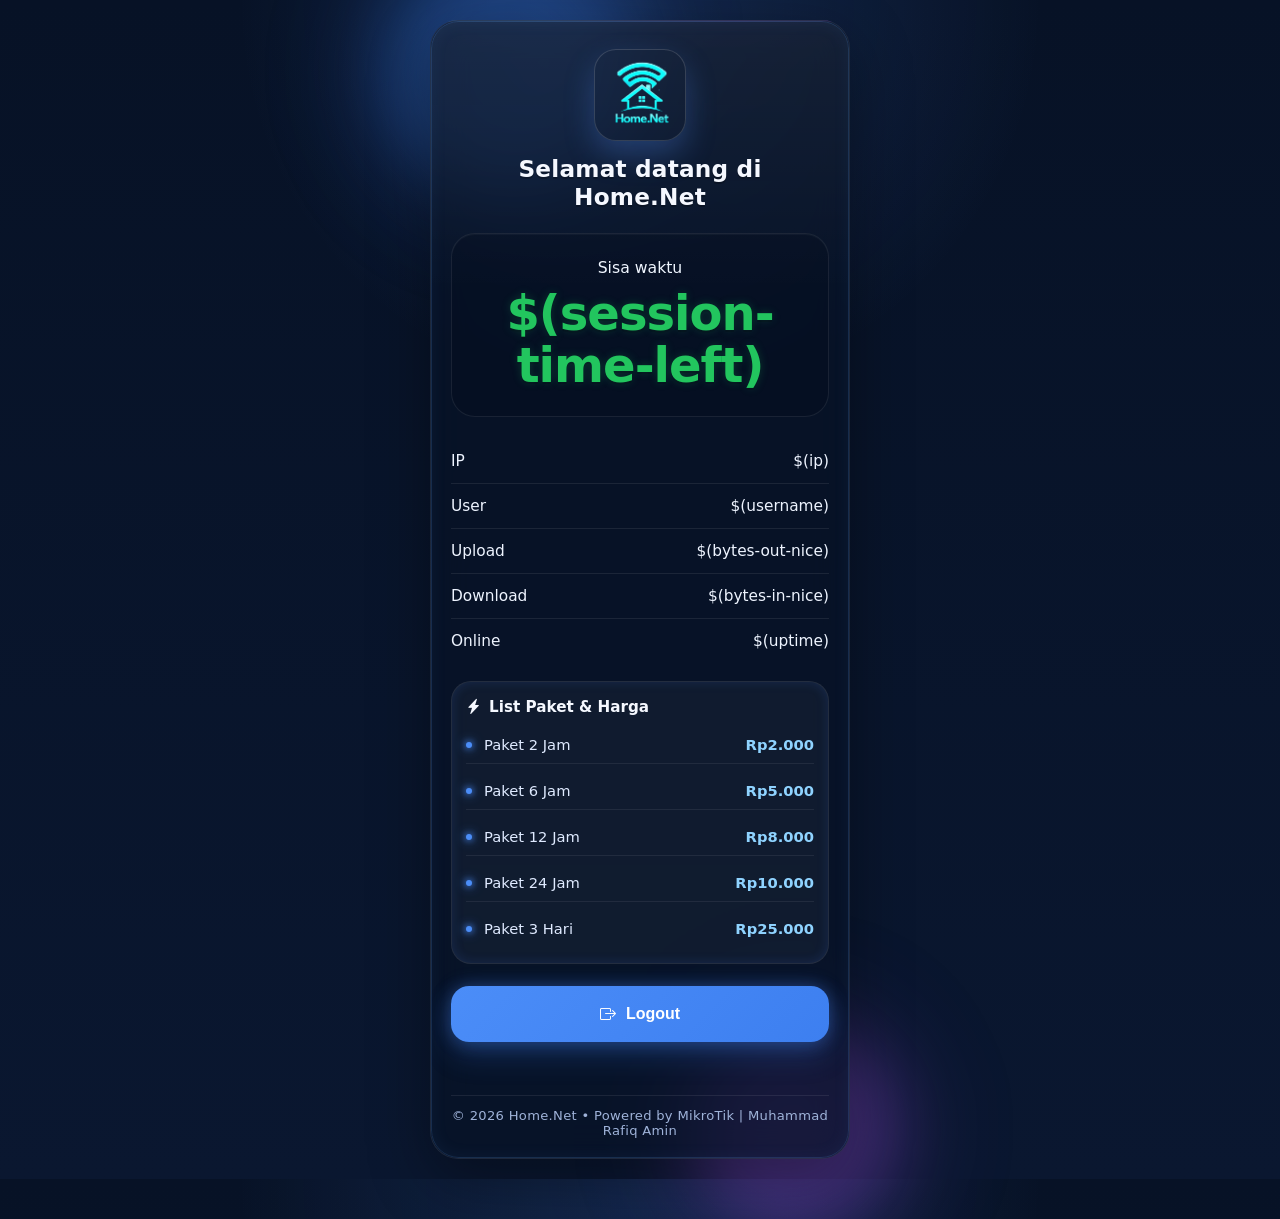
<file: Hostpot-Login/status.html>
<!DOCTYPE html>
<html lang="id">
<head>
<meta charset="UTF-8">
<meta name="viewport" content="width=device-width, initial-scale=1.0">
<title>Status Hotspot</title>
<link rel="icon" href="img/Home.Net.png" type="image/png" />
<link rel="stylesheet" href="https://cdn.jsdelivr.net/npm/bootstrap-icons@1.11.3/font/bootstrap-icons.css">

<style>
:root{
  --bg:#071226;
  --bg2:#0a1730;
  --card:rgba(7,18,38,.72);
  --line:rgba(255,255,255,.08);
  --text:#eef4ff;
  --blue1:#4b8df8;
  --blue2:#3d7ff0;
  --green:#22c55e;
  --yellow:#facc15;
  --red:#ef4444;
  --purple:#a855f7;
  --shadow:0 20px 60px rgba(0,0,0,.35);
}

*{
  margin:0;
  padding:0;
  box-sizing:border-box;
}

body{
  font-family:Inter,system-ui,-apple-system,BlinkMacSystemFont,"Segoe UI",sans-serif;
  min-height:100vh;
  min-height:100dvh;
  color:var(--text);
  background:
    radial-gradient(circle at top center, rgba(78,140,255,.18), transparent 30%),
    linear-gradient(180deg, var(--bg), var(--bg2));
  display:flex;
  align-items:center;
  justify-content:center;
  padding:20px;
  overflow-x:hidden;
}

/* WRAPPER */

.wrapper{
  width:100%;
  max-width:420px;
  position:relative;
}

/* GLOW CYBER */

.glow-orbit{
  position:absolute;
  inset:-60px;
  z-index:0;
  pointer-events:none;
  filter:blur(30px);
  animation:orbitSpin 16s linear infinite;
}

.glow-orbit::before{
  content:"";
  position:absolute;
  width:220px;
  height:220px;
  border-radius:50%;
  top:0;
  left:5%;
  background:rgba(59,130,246,.35);
  box-shadow:
    0 0 60px rgba(59,130,246,.35),
    0 0 120px rgba(59,130,246,.25);
  animation:pulse1 3.5s ease-in-out infinite;
}

.glow-orbit::after{
  content:"";
  position:absolute;
  width:180px;
  height:180px;
  border-radius:50%;
  bottom:0;
  right:5%;
  background:rgba(168,85,247,.35);
  box-shadow:
    0 0 60px rgba(168,85,247,.35),
    0 0 120px rgba(168,85,247,.25);
  animation:pulse2 4s ease-in-out infinite;
}

.scan-line{
  position:absolute;
  inset:0;
  z-index:0;
  pointer-events:none;
  overflow:hidden;
  border-radius:28px;
}

.scan-line::before{
  content:"";
  position:absolute;
  left:-20%;
  top:0;
  width:140%;
  height:2px;
  background:linear-gradient(
    90deg,
    transparent,
    rgba(96,165,250,.95),
    rgba(168,85,247,.9),
    transparent
  );
  box-shadow:
    0 0 12px rgba(96,165,250,.65),
    0 0 22px rgba(168,85,247,.35);
  animation:scanDown 4.8s linear infinite;
}

/* CARD */

.card{
  position:relative;
  z-index:1;
  width:100%;
  background:var(--card);
  border:1px solid rgba(255,255,255,.09);
  border-radius:28px;
  box-shadow:var(--shadow);
  backdrop-filter:blur(18px);
  -webkit-backdrop-filter:blur(18px);
  padding:28px 20px 20px;
  overflow:hidden;
}

.card::before{
  content:"";
  position:absolute;
  inset:0;
  border-radius:28px;
  pointer-events:none;
  background:linear-gradient(180deg, rgba(255,255,255,.05), transparent 24%);
}

.card::after{
  content:"";
  position:absolute;
  inset:0;
  border-radius:28px;
  pointer-events:none;
  border:1px solid rgba(96,165,250,.18);
  box-shadow:
    inset 0 0 18px rgba(96,165,250,.06),
    0 0 18px rgba(96,165,250,.06);
}

.brand{
  text-align:center;
  margin-bottom:22px;
}

.logo{
  width:92px;
  height:92px;
  margin:0 auto 14px;
  border-radius:22px;
  display:flex;
  align-items:center;
  justify-content:center;
  color:#fff;
  font-size:2rem;
  font-weight:800;
  box-shadow:
    0 0 0 1px rgba(255,255,255,.15) inset,
    0 14px 30px rgba(79,140,255,.28);
}

.brand h1{
  font-size:1.45rem;
  font-weight:800;
  letter-spacing:.2px;
  color:#f5f8ff;
  text-shadow:0 2px 0 rgba(0,0,0,.25);
  line-height:1.2;
  word-break:break-word;
}

/* TOAST */

.online-toast{
  position:fixed;
  top:18px;
  left:18px;
  z-index:10;
  display:flex;
  align-items:center;
  gap:10px;
  padding:10px 14px;
  border-radius:999px;
  background:rgba(8,20,40,.72);
  border:1px solid rgba(255,255,255,.08);
  backdrop-filter:blur(10px);
  -webkit-backdrop-filter:blur(10px);
  color:#dcfce7;
  font-size:.95rem;
  opacity:0;
  animation:onlineToast 5s ease forwards;
}

.online-dot{
  width:10px;
  height:10px;
  border-radius:50%;
  background:var(--green);
  box-shadow:0 0 14px rgba(34,197,94,.85);
  flex:0 0 auto;
}

.alert-box{
  position:fixed;
  top:18px;
  right:18px;
  z-index:11;
  max-width:320px;
  padding:14px 16px;
  border-radius:18px;
  background:rgba(239,68,68,.16);
  border:1px solid rgba(239,68,68,.28);
  color:#ffe1e5;
  backdrop-filter:blur(12px);
  -webkit-backdrop-filter:blur(12px);
  box-shadow:0 18px 40px rgba(0,0,0,.24);
  display:none;
  animation:alertIn .35s ease;
}

.alert-box.show{
  display:block;
}

/* TIME BOX */

.time-box{
  margin:8px 0 22px;
  border:1px solid var(--line);
  border-radius:24px;
  padding:24px 16px;
  text-align:center;
  background:rgba(5,14,30,.35);
  box-shadow:inset 0 1px 0 rgba(255,255,255,.03);
}

.time-box .label{
  font-size:.98rem;
  color:#f0f6ff;
  margin-bottom:10px;
}

.time-box .time{
  font-size:clamp(1.9rem, 6vw, 3rem);
  font-weight:900;
  line-height:1.1;
  letter-spacing:-1px;
  text-shadow:0 2px 0 rgba(0,0,0,.18);
  transition:color .25s ease, text-shadow .25s ease;
  overflow-wrap:anywhere;
}

.time-box.safe .time{
  color:var(--green);
  text-shadow:0 0 10px rgba(34,197,94,.22), 0 2px 0 rgba(0,0,0,.18);
}

.time-box.warn .time{
  color:var(--yellow);
  text-shadow:0 0 10px rgba(250,204,21,.18), 0 2px 0 rgba(0,0,0,.18);
}

.time-box.danger .time{
  color:var(--red);
  text-shadow:0 0 12px rgba(239,68,68,.24), 0 2px 0 rgba(0,0,0,.18);
  animation:dangerPulse 1.1s ease-in-out infinite;
}

/* ROWS */

.rows{
  margin-top:6px;
}

.row{
  display:flex;
  justify-content:space-between;
  align-items:center;
  gap:16px;
  padding:13px 0;
  border-bottom:1px solid rgba(255,255,255,.08);
  font-size:.96rem;
}

.row:last-child{
  border-bottom:none;
}

.row .left,
.row .right{
  font-weight:500;
  overflow-wrap:anywhere;
}

.row .left{
  text-align:left;
}

.row .right{
  text-align:right;
  max-width:58%;
}

/* PACKAGE LIST */

.package-box{
  margin-top:18px;
  border:1px solid rgba(255,255,255,.08);
  border-radius:20px;
  padding:16px 14px;
  background:rgba(255,255,255,.04);
  box-shadow:0 0 12px rgba(59,130,246,.15) inset;
}

.package-title{
  font-size:.95rem;
  font-weight:800;
  color:#f5f8ff;
  margin-bottom:10px;
  display:flex;
  align-items:center;
  gap:8px;
}

.package-list{
  list-style:none;
  display:flex;
  flex-direction:column;
  gap:8px;
}

.package-list li{
  display:flex;
  justify-content:space-between;
  align-items:center;
  gap:12px;
  padding:10px 0 10px 18px;
  border-bottom:1px solid rgba(255,255,255,.07);
  font-size:.92rem;
  position:relative;
}

.package-list li:last-child{
  border-bottom:none;
}

.package-list li::before{
  content:"";
  position:absolute;
  left:0;
  top:50%;
  transform:translateY(-50%);
  width:6px;
  height:6px;
  border-radius:50%;
  background:#4b8df8;
  box-shadow:
    0 0 6px #4b8df8,
    0 0 12px #4b8df8;
}

.package-name{
  color:#dfeaff;
  font-weight:500;
}

.package-price{
  color:#8fd3ff;
  font-weight:700;
  text-align:right;
  white-space:nowrap;
}

/* ACTIONS */

.actions{
  margin-top:22px;
}

.actions form{
  margin:0;
}

.btn{
  width:100%;
  min-height:56px;
  padding:0 20px;
  border:none;
  border-radius:18px;
  display:flex;
  align-items:center;
  justify-content:center;
  gap:10px;
  text-decoration:none;
  font-size:1rem;
  font-weight:800;
  line-height:1;
  white-space:nowrap;
  cursor:pointer;
  position:relative;
  overflow:hidden;
  transition:transform .2s ease, box-shadow .25s ease, filter .25s ease;
}

.btn::before{
  content:"";
  position:absolute;
  inset:0;
  background:linear-gradient(115deg, transparent 20%, rgba(255,255,255,.28) 48%, transparent 75%);
  transform:translateX(-130%);
}

.btn:hover::before{
  animation:shine .85s ease;
}

.btn:hover{
  transform:translateY(-2px);
}

.btn:active{
  transform:scale(.985);
}

.btn-blue{
  color:#fff;
  background:linear-gradient(135deg, var(--blue1), var(--blue2));
  box-shadow:
    0 0 18px rgba(73,136,248,.38),
    0 14px 28px rgba(44,98,193,.30);
}

.btn-blue:hover{
  box-shadow:
    0 0 28px rgba(73,136,248,.55),
    0 16px 32px rgba(44,98,193,.36);
  filter:brightness(1.03);
}

/* MARQUEE */

.marquee-wrap{
  margin-top:16px;
  width:100%;
  overflow:hidden;
}

.marquee{
  width:100%;
  overflow:hidden;
  white-space:nowrap;
}

.marquee span{
  display:inline-block;
  padding-left:100%;
  font-size:.9rem;
  color:#f3f7ff;
  animation:marquee 15s linear infinite;
}

/* FOOTER */

.footer{
  margin-top:18px;
  padding-top:12px;
  border-top:1px solid rgba(255,255,255,.08);
  text-align:center;
  font-size:.82rem;
  color:#9fb3d9;
  letter-spacing:.3px;
}

.footer span{
  color:#eaf1ff;
  font-weight:600;
}

/* ANIMATIONS */

@keyframes shine{
  to{ transform:translateX(130%); }
}

@keyframes marquee{
  0%{ transform:translateX(0); }
  100%{ transform:translateX(-100%); }
}

@keyframes onlineToast{
  0%{ opacity:0; transform:translateY(-10px); }
  10%{ opacity:1; transform:translateY(0); }
  85%{ opacity:1; transform:translateY(0); }
  100%{ opacity:0; transform:translateY(-10px); }
}

@keyframes alertIn{
  from{ opacity:0; transform:translateY(-10px); }
  to{ opacity:1; transform:translateY(0); }
}

@keyframes dangerPulse{
  0%,100%{ opacity:1; }
  50%{ opacity:.75; }
}

@keyframes orbitSpin{
  0%{ transform:rotate(0deg); }
  100%{ transform:rotate(360deg); }
}

@keyframes pulse1{
  0%,100%{
    transform:scale(1);
    opacity:.72;
  }
  50%{
    transform:scale(1.2);
    opacity:1;
  }
}

@keyframes pulse2{
  0%,100%{
    transform:scale(1);
    opacity:.68;
  }
  50%{
    transform:scale(1.25);
    opacity:1;
  }
}

@keyframes scanDown{
  0%{
    top:-10%;
    opacity:0;
  }
  10%{
    opacity:1;
  }
  90%{
    opacity:1;
  }
  100%{
    top:110%;
    opacity:0;
  }
}

/* RESPONSIVE */

@media (max-width:640px){
  body{
    padding:14px;
    align-items:center;
  }

  .wrapper{
    width:100%;
    max-width:420px;
  }

  .card{
    border-radius:24px;
    padding:24px 18px 18px;
  }

  .card::before,
  .card::after,
  .scan-line{
    border-radius:24px;
  }

  .brand{
    margin-bottom:20px;
  }

  .logo{
    width:78px;
    height:78px;
    font-size:1.6rem;
    border-radius:20px;
  }

  .time-box{
    border-radius:20px;
    padding:20px 14px;
    margin-bottom:20px;
  }

  .btn{
    min-height:54px;
  }

  .footer{
    text-align:center;
    font-size:.8rem;
    line-height:1.6;
  }

  .online-toast,
  .alert-box{
    left:14px;
    right:14px;
    max-width:none;
  }

  .alert-box{
    top:70px;
  }
}

@media (max-width:420px){
  .card{
    border-radius:22px;
    padding:22px 16px 18px;
  }

  .card::before,
  .card::after,
  .scan-line{
    border-radius:22px;
  }

  .row{
    gap:10px;
    padding:12px 0;
  }

  .row .right{
    max-width:52%;
    font-size:.9rem;
  }

  .package-list li{
    gap:10px;
    font-size:.9rem;
  }

  .marquee span{
    font-size:.84rem;
  }
}
</style>
</head>
<body>

  <div class="online-toast">
    <span class="online-dot"></span>
    <span>Anda sedang online</span>
  </div>

  <div class="alert-box" id="timeAlert">
    Waktu voucher kamu tinggal 5 menit. Siap-siap isi ulang ya.
  </div>

  <div class="wrapper">
    <div class="glow-orbit"></div>
    <div class="scan-line"></div>

    <div class="card">
      <div class="brand">
        <div>
          <img src="img/Home.Net.png" alt="Home.Net" class="logo">
        </div>
        <h1>Selamat datang di Home.Net</h1>
      </div>

      <div class="time-box safe" id="timeBox">
        <div class="label">Sisa waktu</div>
        <div class="time" id="sessionTime">$(session-time-left)</div>
      </div>

      <div class="rows">
        <div class="row">
          <div class="left">IP</div>
          <div class="right">$(ip)</div>
        </div>

        <div class="row">
          <div class="left">User</div>
          <div class="right">$(username)</div>
        </div>

        <div class="row">
          <div class="left">Upload</div>
          <div class="right">$(bytes-out-nice)</div>
        </div>

        <div class="row">
          <div class="left">Download</div>
          <div class="right">$(bytes-in-nice)</div>
        </div>

        <div class="row">
          <div class="left">Online</div>
          <div class="right">$(uptime)</div>
        </div>
      </div>

      <div class="package-box">
        <div class="package-title">
          <i class="bi bi-lightning-charge-fill"></i>
          <span>List Paket & Harga</span>
        </div>

        <ul class="package-list">
          <li>
            <span class="package-name">Paket 2 Jam</span>
            <span class="package-price">Rp2.000</span>
          </li>
          <li>
            <span class="package-name">Paket 6 Jam</span>
            <span class="package-price">Rp5.000</span>
          </li>
          <li>
            <span class="package-name">Paket 12 Jam</span>
            <span class="package-price">Rp8.000</span>
          </li>
          <li>
            <span class="package-name">Paket 24 Jam</span>
            <span class="package-price">Rp10.000</span>
          </li>
          <li>
            <span class="package-name">Paket 3 Hari</span>
            <span class="package-price">Rp25.000</span>
          </li>
        </ul>
      </div>

      <div class="actions">
        <form action="$(link-logout)" method="post">
          <button class="btn btn-blue" type="submit">
            <i class="bi bi-box-arrow-right"></i>
            <span>Logout</span>
          </button>
        </form>
      </div>

      <div class="marquee-wrap">
        <div class="marquee">
          <span>
            📡 Home.Net Hotspot • 🚀 Internet cepat stabil • 🎫 Gunakan voucher dengan benar • ⚠️ Jangan share kode • ❤️ Terima kasih sudah menggunakan layanan kami
          </span>
        </div>
      </div>

      <div class="footer">
        © 2026 Home.Net • Powered by MikroTik | Muhammad Rafiq Amin
      </div>
    </div>
  </div>

<script>
const timeBox = document.getElementById('timeBox');
const sessionTime = document.getElementById('sessionTime');
const timeAlert = document.getElementById('timeAlert');
const rawTime = sessionTime.textContent.trim();

function parseTimeToMinutes(value) {
  if (!value) return null;

  const text = String(value).trim().toLowerCase();
  let total = 0;
  let found = false;

  const day = text.match(/(\d+)\s*d/);
  const hour = text.match(/(\d+)\s*h/);
  const minute = text.match(/(\d+)\s*m/);
  const second = text.match(/(\d+)\s*s/);

  if (day) {
    total += parseInt(day[1], 10) * 1440;
    found = true;
  }

  if (hour) {
    total += parseInt(hour[1], 10) * 60;
    found = true;
  }

  if (minute) {
    total += parseInt(minute[1], 10);
    found = true;
  }

  if (second) {
    total += Math.ceil(parseInt(second[1], 10) / 60);
    found = true;
  }

  if (!found) {
    const parts = text.split(':').map(Number);

    if (parts.length === 3 && parts.every(n => !isNaN(n))) {
      total = (parts[0] * 60) + parts[1] + Math.ceil(parts[2] / 60);
      found = true;
    } else if (parts.length === 2 && parts.every(n => !isNaN(n))) {
      total = parts[0] + Math.ceil(parts[1] / 60);
      found = true;
    }
  }

  return found ? total : null;
}

const minutesLeft = parseTimeToMinutes(rawTime);

if (minutesLeft !== null) {
  timeBox.classList.remove('safe', 'warn', 'danger');

  if (minutesLeft <= 5) {
    timeBox.classList.add('danger');
    timeAlert.classList.add('show');
  } else if (minutesLeft < 15) {
    timeBox.classList.add('warn');
  } else {
    timeBox.classList.add('safe');
  }
}
</script>

</body>
</html>
</file>
